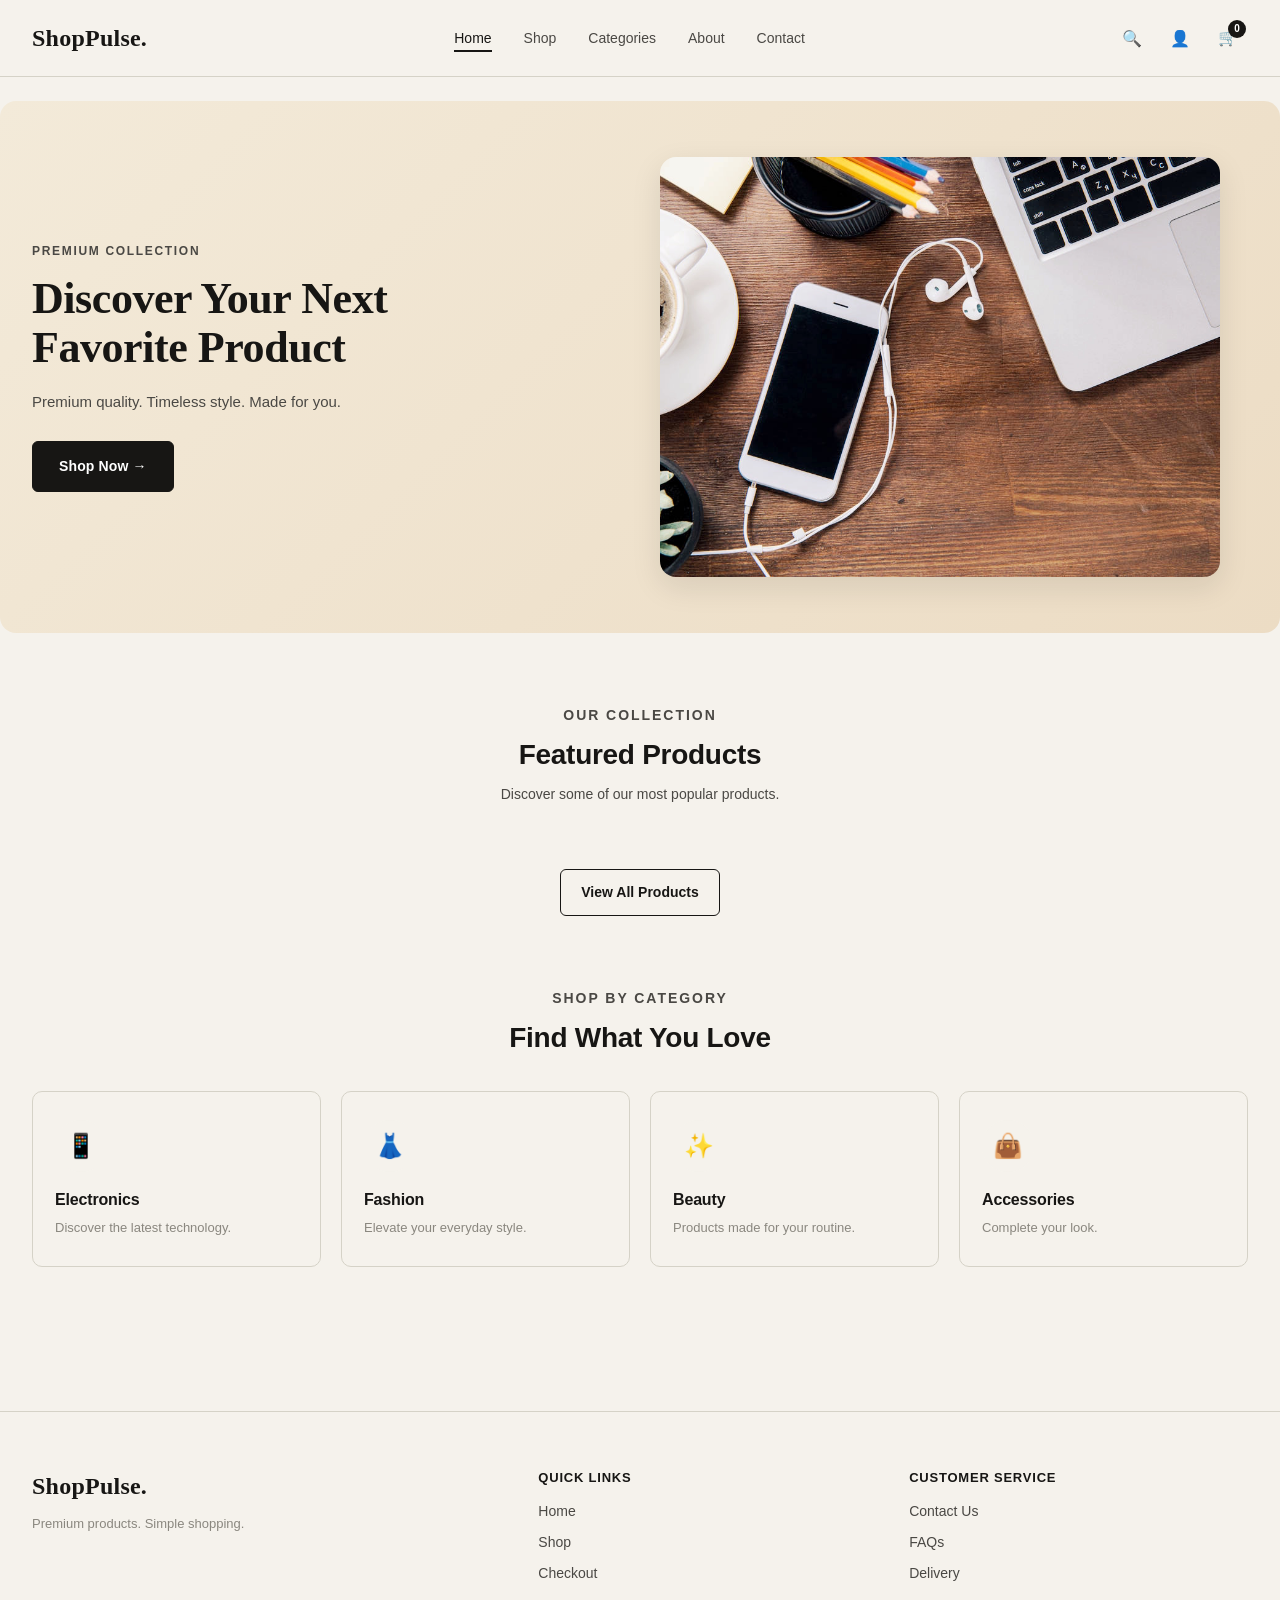
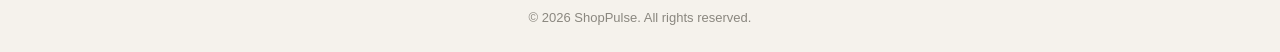
<file: index.html>
<!DOCTYPE html>
<html lang="en">

<head>
    <meta charset="UTF-8">
    <meta name="viewport" content="width=device-width, initial-scale=1.0">

    <title>ShopPulse | Home</title>

    <link rel="stylesheet" href="css/style.css">
</head>

<body>

    <!-- ================= HEADER ================= -->

    <header class="site-header">

        <nav class="navbar">

            <a href="index.html" class="logo">
                ShopPulse.
            </a>

            <ul class="nav-links">
                <li>
                    <a href="index.html" class="active">Home</a>
                </li>

                <li>
                    <a href="pages/shop.html">Shop</a>
                </li>

                <li>
                    <a href="pages/shop.html">Categories</a>
                </li>

                <li>
                    <a href="#">About</a>
                </li>

                <li>
                    <a href="#">Contact</a>
                </li>
            </ul>

            <div class="nav-actions">

                <button class="icon-button" aria-label="Search">
                    🔍
                </button>

                <button class="icon-button" aria-label="Account">
                    👤
                </button>

                <a href="pages/shop.html" class="cart-icon">
                    🛒
                    <span class="cart-count">0</span>
                </a>

            </div>

        </nav>

    </header>


    <!-- ================= MAIN ================= -->

    <main>

        <!-- HERO SECTION -->

        <section class="hero">

            <div class="hero-content">

                <p class="hero-small-text">
                    PREMIUM COLLECTION
                </p>

                <h1>
                    Discover Your
                    Next Favorite
                    Product
                </h1>

                <p class="hero-description">
                    Premium quality. Timeless style.
                    Made for you.
                </p>

                <a href="pages/shop.html" class="primary-button">
                    Shop Now →
                </a>

            </div>

            <div class="hero-image">

                <img src="images/hero/hero-image.jpg" alt="Featured ShopPulse collection">

            </div>

        </section>


        <!-- ================= FEATURED PRODUCTS ================= -->

        <section class="featured-section">

            <div class="section-heading">

                <p class="section-label">
                    OUR COLLECTION
                </p>

                <h2>
                    Featured Products
                </h2>

                <p>
                    Discover some of our most popular products.
                </p>

            </div>


            <!-- JavaScript will insert products here -->

            <div class="product-grid featured-products" id="featured-products">

            </div>


            <div class="view-all-container">

                <a href="pages/shop.html" class="secondary-button">
                    View All Products
                </a>

            </div>

        </section>


        <!-- ================= CATEGORIES ================= -->

        <section class="categories-section">

            <div class="section-heading">

                <p class="section-label">
                    SHOP BY CATEGORY
                </p>

                <h2>
                    Find What You Love
                </h2>

            </div>


            <div class="category-grid">

                <a href="pages/shop.html?category=Electronics" class="category-card">
                    <div class="category-image">
                        <span>📱</span>
                    </div>

                    <h3>
                        Electronics
                    </h3>

                    <p>
                        Discover the latest technology.
                    </p>

                </a>


                <a href="pages/shop.html?category=Fashion" class="category-card">
                    <div class="category-image">
                        <span>👗</span>
                    </div>

                    <h3>
                        Fashion
                    </h3>

                    <p>
                        Elevate your everyday style.
                    </p>

                </a>


                <a href="pages/shop.html?category=Beauty" class="category-card">
                    <div class="category-image">
                        <span>✨</span>
                    </div>

                    <h3>
                        Beauty
                    </h3>

                    <p>
                        Products made for your routine.
                    </p>

                </a>


                <a href="pages/shop.html?category=Accessories" class="category-card">
                    <div class="category-image">
                        <span>👜</span>
                    </div>

                    <h3>
                        Accessories
                    </h3>

                    <p>
                        Complete your look.
                    </p>

                </a>

            </div>

        </section>

    </main>


    <!-- ================= FOOTER ================= -->

    <footer class="site-footer">

        <div class="footer-content">

            <div class="footer-brand">

                <a href="index.html" class="logo">
                    ShopPulse.
                </a>

                <p>
                    Premium products. Simple shopping.
                </p>

            </div>


            <div class="footer-links">

                <h3>
                    Quick Links
                </h3>

                <a href="index.html">
                    Home
                </a>

                <a href="pages/shop.html">
                    Shop
                </a>

                <a href="pages/checkout.html">
                    Checkout
                </a>

            </div>


            <div class="footer-links">

                <h3>
                    Customer Service
                </h3>

                <a href="#">
                    Contact Us
                </a>

                <a href="#">
                    FAQs
                </a>

                <a href="#">
                    Delivery
                </a>

            </div>

        </div>


        <div class="footer-bottom">

            <p>
                © 2026 ShopPulse. All rights reserved.
            </p>

        </div>

    </footer>


    <!-- ================= JAVASCRIPT ================= -->

    <script src="js/products.js"></script>
    <script src="js/app.js"></script>

</body>

</html>
</file>
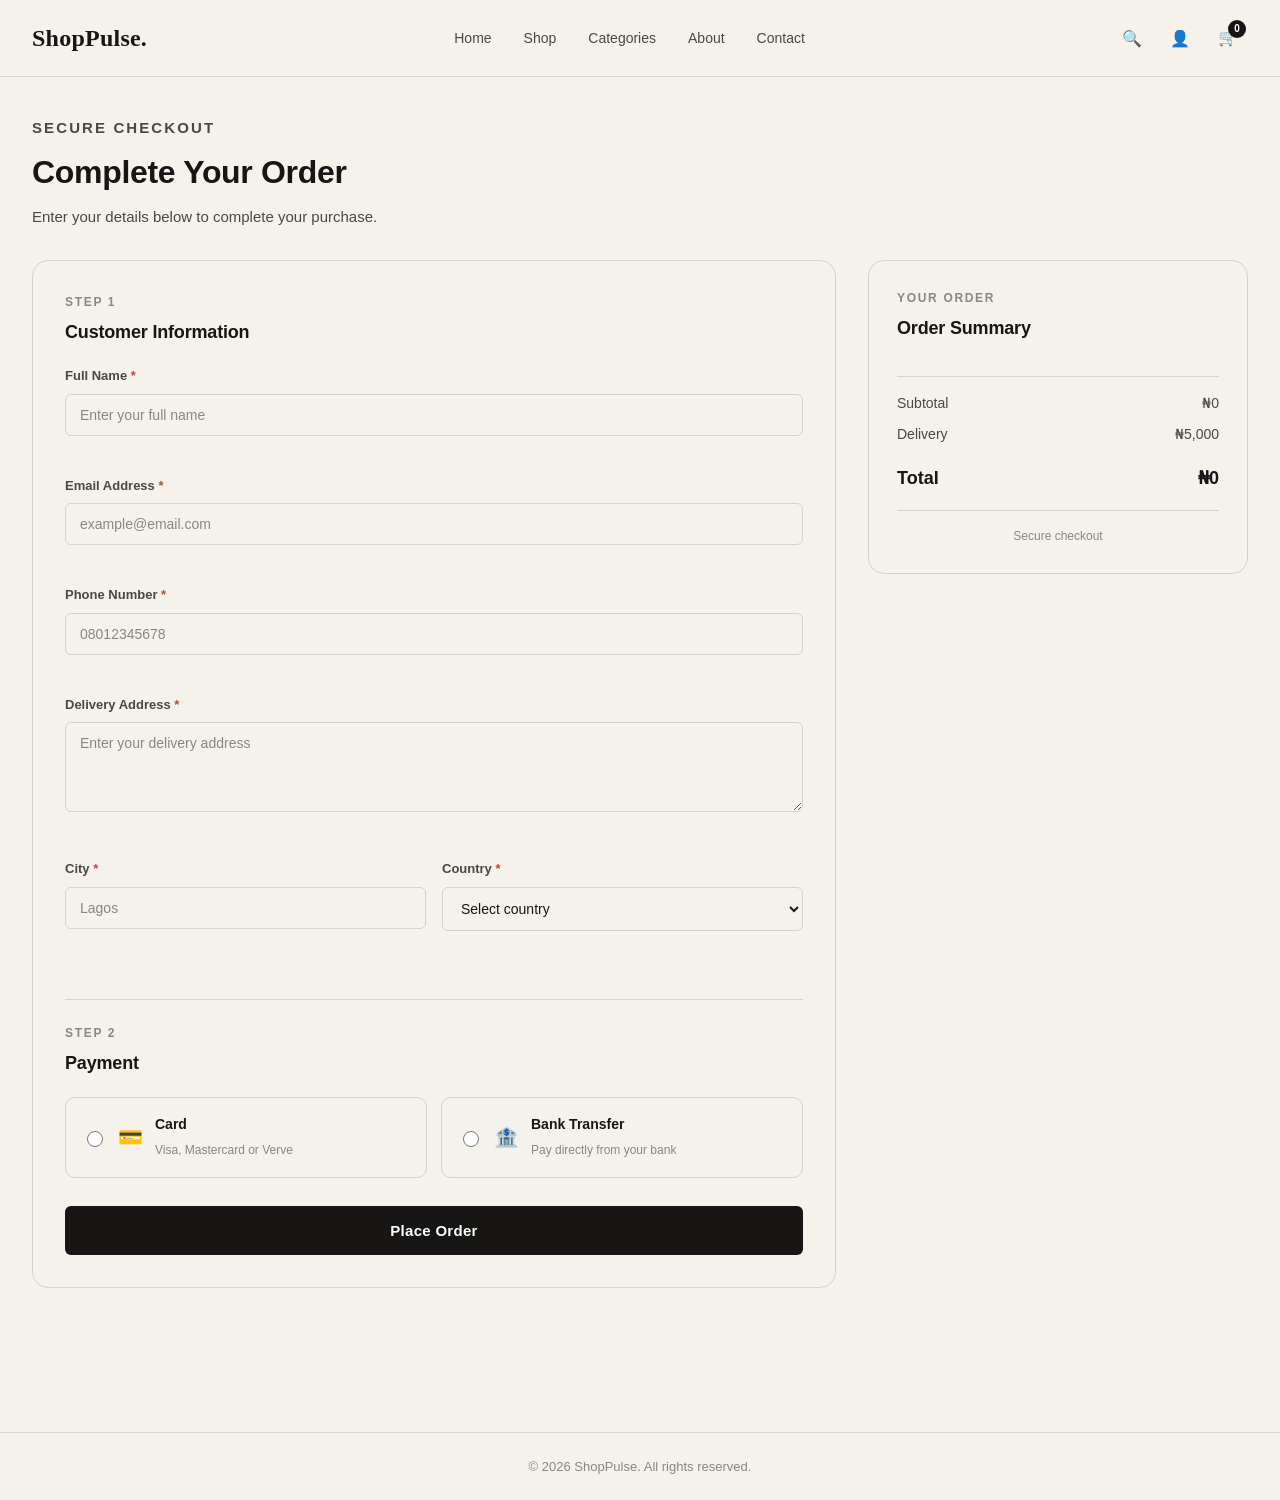
<file: pages/checkout.html>
<!DOCTYPE html>
<html lang="en">

<head>

    <meta charset="UTF-8">

    <meta
        name="viewport"
        content="width=device-width, initial-scale=1.0"
    >

    <title>ShopPulse | Checkout</title>

    <link
        rel="stylesheet"
        href="../css/style.css"
    >

    <link
        rel="stylesheet"
        href="../css/checkout.css"
    >

</head>


<body>


    <!-- ================= HEADER ================= -->

    <header class="site-header">

        <nav class="navbar">

            <a
                href="../index.html"
                class="logo"
            >
                ShopPulse.
            </a>


            <ul class="nav-links">

                <li>
                    <a href="../index.html">
                        Home
                    </a>
                </li>

                <li>
                    <a href="shop.html">
                        Shop
                    </a>
                </li>

                <li>
                    <a href="shop.html#categories">
                        Categories
                    </a>
                </li>

                <li>
                    <a href="#">
                        About
                    </a>
                </li>

                <li>
                    <a href="#">
                        Contact
                    </a>
                </li>

            </ul>


            <div class="nav-actions">

                <button
                    class="icon-button"
                    aria-label="Search"
                >
                    🔍
                </button>


                <button
                    class="icon-button"
                    aria-label="Account"
                >
                    👤
                </button>


                <a
                    href="shop.html"
                    class="cart-icon"
                >

                    🛒

                    <span
                        class="cart-count"
                        id="cart-count"
                    >
                        0
                    </span>

                </a>

            </div>

        </nav>

    </header>


    <!-- ================= CHECKOUT ================= -->

    <main class="checkout-page">


        <!-- CHECKOUT HEADING -->

        <section class="checkout-heading">

            <p class="section-label">
                SECURE CHECKOUT
            </p>

            <h1>
                Complete Your Order
            </h1>

            <p>
                Enter your details below to complete your purchase.
            </p>

        </section>


        <!-- ================= CHECKOUT CONTENT ================= -->

        <section class="checkout-container">


            <!-- ========================================= -->
            <!-- CUSTOMER INFORMATION -->
            <!-- ========================================= -->

            <div class="checkout-form-container">

                <div class="form-heading">

                    <p class="section-label">
                        STEP 1
                    </p>

                    <h2>
                        Customer Information
                    </h2>

                </div>


                <form
                    id="checkout-form"
                    novalidate
                >


                    <!-- FULL NAME -->

                    <div class="form-group">

                        <label for="full-name">
                            Full Name
                            <span>*</span>
                        </label>

                        <input
                            type="text"
                            id="full-name"
                            name="fullName"
                            placeholder="Enter your full name"
                            autocomplete="name"
                            required
                        >

                        <small
                            class="error-message"
                            id="name-error"
                        >
                        </small>

                    </div>


                    <!-- EMAIL -->

                    <div class="form-group">

                        <label for="email">
                            Email Address
                            <span>*</span>
                        </label>

                        <input
                            type="email"
                            id="email"
                            name="email"
                            placeholder="example@email.com"
                            autocomplete="email"
                            required
                        >

                        <small
                            class="error-message"
                            id="email-error"
                        >
                        </small>

                    </div>


                    <!-- PHONE -->

                    <div class="form-group">

                        <label for="phone">
                            Phone Number
                            <span>*</span>
                        </label>

                        <input
                            type="tel"
                            id="phone"
                            name="phone"
                            placeholder="08012345678"
                            autocomplete="tel"
                            required
                        >

                        <small
                            class="error-message"
                            id="phone-error"
                        >
                        </small>

                    </div>


                    <!-- ADDRESS -->

                    <div class="form-group">

                        <label for="address">
                            Delivery Address
                            <span>*</span>
                        </label>

                        <textarea
                            id="address"
                            name="address"
                            placeholder="Enter your delivery address"
                            rows="4"
                            autocomplete="street-address"
                            required
                        ></textarea>

                        <small
                            class="error-message"
                            id="address-error"
                        >
                        </small>

                    </div>


                    <!-- CITY -->

                    <div class="form-row">

                        <div class="form-group">

                            <label for="city">
                                City
                                <span>*</span>
                            </label>

                            <input
                                type="text"
                                id="city"
                                name="city"
                                placeholder="Lagos"
                                required
                            >

                            <small
                                class="error-message"
                                id="city-error"
                            >
                            </small>

                        </div>


                        <!-- COUNTRY -->

                        <div class="form-group">

                            <label for="country">
                                Country
                                <span>*</span>
                            </label>

                            <select
                                id="country"
                                name="country"
                                required
                            >

                                <option value="">
                                    Select country
                                </option>

                                <option value="Nigeria">
                                    Nigeria
                                </option>

                                <option value="Ghana">
                                    Ghana
                                </option>

                                <option value="Kenya">
                                    Kenya
                                </option>

                                <option value="South Africa">
                                    South Africa
                                </option>

                                <option value="United Kingdom">
                                    United Kingdom
                                </option>

                                <option value="United States">
                                    United States
                                </option>

                            </select>

                            <small
                                class="error-message"
                                id="country-error"
                            >
                            </small>

                        </div>

                    </div>


                    <!-- PAYMENT -->

                    <div class="payment-section">

                        <div class="form-heading">

                            <p class="section-label">
                                STEP 2
                            </p>

                            <h2>
                                Payment
                            </h2>

                        </div>


                        <div class="payment-options">


                            <label class="payment-option">

                                <input
                                    type="radio"
                                    name="payment"
                                    value="card"
                                    required
                                >

                                <span>
                                    💳
                                </span>

                                <div>

                                    <strong>
                                        Card
                                    </strong>

                                    <small>
                                        Visa, Mastercard or Verve
                                    </small>

                                </div>

                            </label>


                            <label class="payment-option">

                                <input
                                    type="radio"
                                    name="payment"
                                    value="transfer"
                                >

                                <span>
                                    🏦
                                </span>

                                <div>

                                    <strong>
                                        Bank Transfer
                                    </strong>

                                    <small>
                                        Pay directly from your bank
                                    </small>

                                </div>

                            </label>

                        </div>

                    </div>


                    <!-- PLACE ORDER -->

                    <button
                        type="submit"
                        class="place-order-button"
                    >
                        Place Order
                    </button>


                </form>

            </div>


            <!-- ========================================= -->
            <!-- ORDER SUMMARY -->
            <!-- ========================================= -->

            <aside class="order-summary">

                <div class="summary-heading">

                    <p class="section-label">
                        YOUR ORDER
                    </p>

                    <h2>
                        Order Summary
                    </h2>

                </div>


                <!-- JAVASCRIPT INSERTS ORDER ITEMS -->

                <div
                    class="checkout-items"
                    id="checkout-items"
                >
                </div>


                <div class="summary-calculations">

                    <div class="summary-row">

                        <span>
                            Subtotal
                        </span>

                        <span id="checkout-subtotal">
                            ₦0
                        </span>

                    </div>


                    <div class="summary-row">

                        <span>
                            Delivery
                        </span>

                        <span id="checkout-delivery">
                            ₦5,000
                        </span>

                    </div>


                    <div class="summary-divider">
                    </div>


                    <div class="summary-row total-row">

                        <strong>
                            Total
                        </strong>

                        <strong id="checkout-total">
                            ₦0
                        </strong>

                    </div>

                </div>


                <div class="secure-checkout">

                    

                    <span>
                        Secure checkout
                    </span>

                </div>

            </aside>

        </section>

    </main>


    <!-- ================================================= -->
    <!-- VALIDATION ERROR MODAL -->
    <!-- ================================================= -->

    <div
        class="modal-overlay"
        id="error-modal"
        hidden
    >

        <div
            class="validation-modal error-modal"
            role="alertdialog"
            aria-modal="true"
        >

            <button
                class="modal-close"
                id="close-error-modal"
                aria-label="Close error message"
            >
                ×
            </button>


            <div class="modal-icon">
                ⚠️
            </div>


            <h2>
                Invalid Information
            </h2>


            <p id="error-modal-message">
                Please check your information
                and try again.
            </p>


            <button
                type="button"
                class="modal-button"
                id="error-modal-button"
            >
                OK
            </button>

        </div>

    </div>


    <!-- ================================================= -->
    <!-- SUCCESS MODAL -->
    <!-- ================================================= -->

    <div
        class="modal-overlay"
        id="success-modal"
        hidden
    >

        <div
            class="validation-modal success-modal"
            role="dialog"
            aria-modal="true"
        >

            <div class="modal-icon">
                ✓
            </div>


            <h2>
                Order Successful!
            </h2>


            <p>
                Your order has been successfully
                placed.
            </p>


            <p class="order-number">
                Order #ShopPulse-2026
            </p>


            <a
                href="../index.html"
                class="modal-button"
            >
                Continue Shopping
            </a>

        </div>

    </div>


    <!-- ================= FOOTER ================= -->

    <footer class="site-footer">

        <div class="footer-bottom">

            <p>
                © 2026 ShopPulse. All rights reserved.
            </p>

        </div>

    </footer>


    <!-- ================= JAVASCRIPT ================= -->

    <script src="../js/products.js"></script>
    <script src="../js/cart.js"></script>
    <script src="../js/checkout.js"></script>

</body>

</html>
</file>
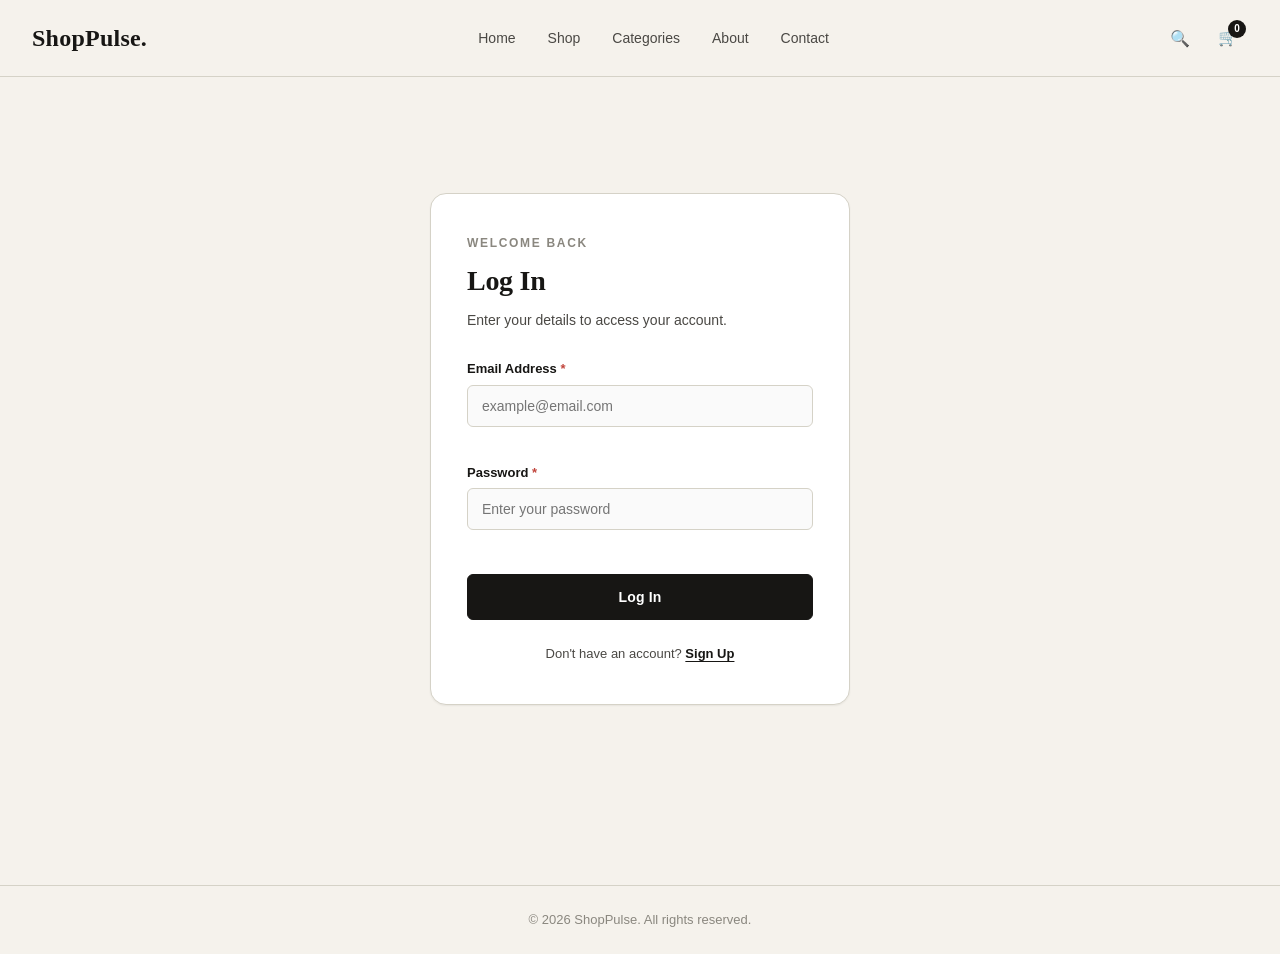
<file: pages/login.html>
<!DOCTYPE html>
<html lang="en">

<head>
    <meta charset="UTF-8">
    <meta name="viewport" content="width=device-width, initial-scale=1.0">
    <title>ShopPulse | Login</title>
    <link rel="stylesheet" href="../css/style.css">
    <link rel="stylesheet" href="../css/auth.css">
</head>

<body>

    <!-- ================= HEADER ================= -->
    <header class="site-header">
        <nav class="navbar">
            <a href="../index.html" class="logo">ShopPulse.</a>

            <ul class="nav-links">
                <li><a href="../index.html">Home</a></li>
                <li><a href="shop.html">Shop</a></li>
                <li><a href="shop.html#categories">Categories</a></li>
                <li><a href="#">About</a></li>
                <li><a href="#">Contact</a></li>
            </ul>

            <div class="nav-actions">
                <button class="icon-button" aria-label="Search">🔍</button>
                <a href="shop.html" class="cart-icon">
                    🛒
                    <span class="cart-count" id="cart-count">0</span>
                </a>
            </div>
        </nav>
    </header>

    <!-- ================= LOGIN ================= -->
    <main class="auth-page">

        <div class="auth-container">

            <p class="section-label">WELCOME BACK</p>
            <h1>Log In</h1>
            <p class="auth-subtext">Enter your details to access your account.</p>

            <form id="login-form" novalidate>

                <div class="form-group">
                    <label for="login-email">Email Address <span>*</span></label>
                    <input type="email" id="login-email" placeholder="example@email.com" required>
                    <small class="error-message" id="login-email-error"></small>
                </div>

                <div class="form-group">
                    <label for="login-password">Password <span>*</span></label>
                    <input type="password" id="login-password" placeholder="Enter your password" required>
                    <small class="error-message" id="login-password-error"></small>
                </div>

                <button type="submit" class="primary-button">Log In</button>

            </form>

            <p class="auth-switch">
                Don't have an account? <a href="signup.html">Sign Up</a>
            </p>

        </div>

    </main>

    <!-- ================= FOOTER ================= -->
    <footer class="site-footer">
        <div class="footer-bottom">
            <p>© 2026 ShopPulse. All rights reserved.</p>
        </div>
    </footer>

    <script src="../js/auth.js"></script>

</body>

</html>
</file>
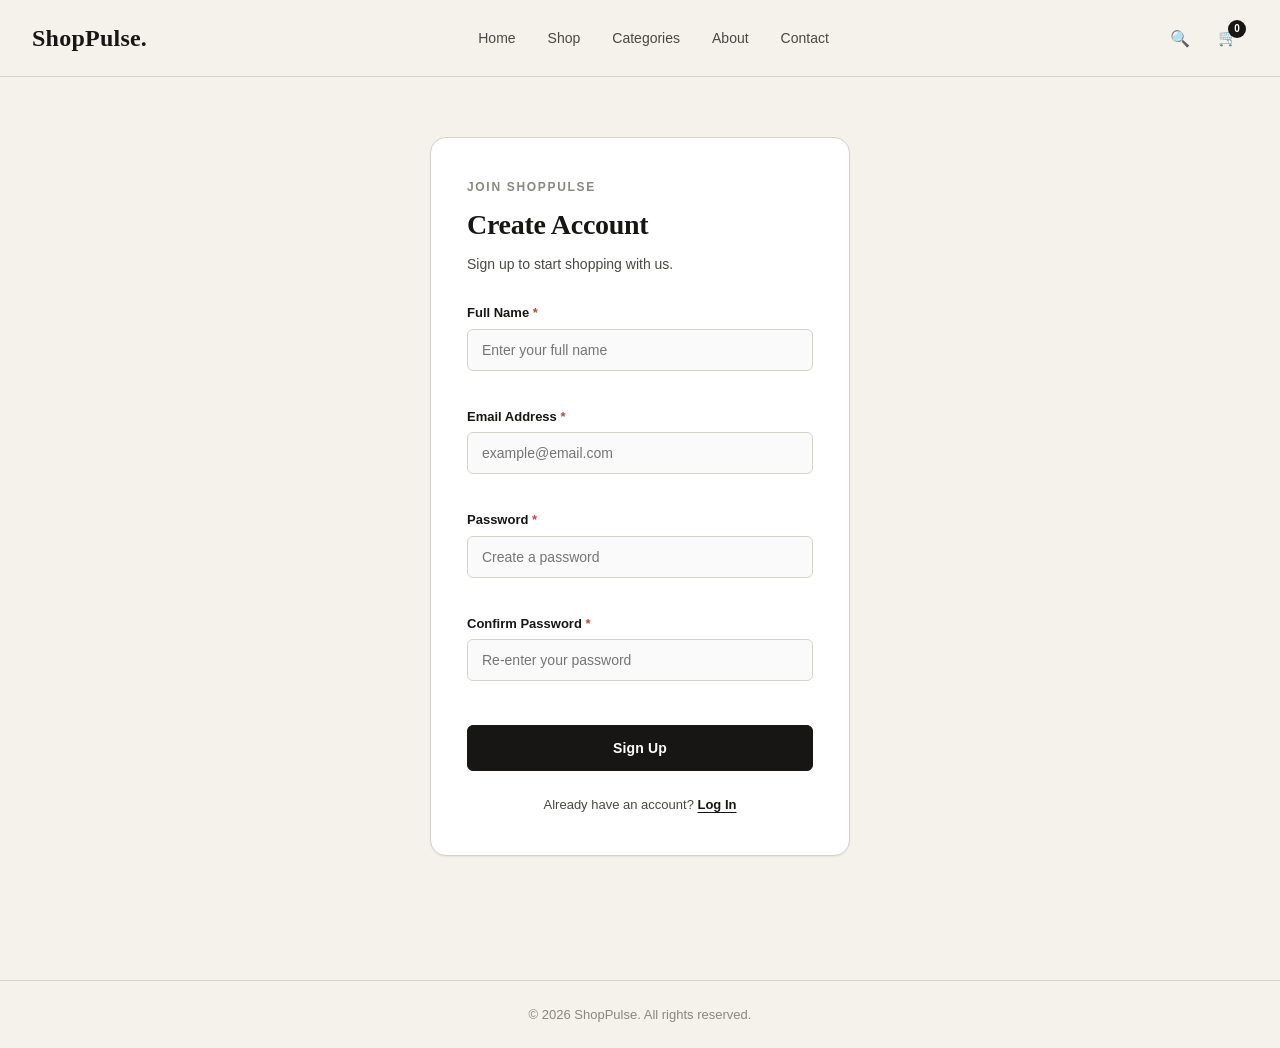
<file: pages/signup.html>
<!DOCTYPE html>
<html lang="en">

<head>
    <meta charset="UTF-8">
    <meta name="viewport" content="width=device-width, initial-scale=1.0">
    <title>ShopPulse | Sign Up</title>
    <link rel="stylesheet" href="../css/style.css">
    <link rel="stylesheet" href="../css/auth.css">
</head>

<body>

    <!-- ================= HEADER ================= -->
    <header class="site-header">
        <nav class="navbar">
            <a href="../index.html" class="logo">ShopPulse.</a>

            <ul class="nav-links">
                <li><a href="../index.html">Home</a></li>
                <li><a href="shop.html">Shop</a></li>
                <li><a href="shop.html#categories">Categories</a></li>
                <li><a href="#">About</a></li>
                <li><a href="#">Contact</a></li>
            </ul>

            <div class="nav-actions">
                <button class="icon-button" aria-label="Search">🔍</button>
                <a href="shop.html" class="cart-icon">
                    🛒
                    <span class="cart-count" id="cart-count">0</span>
                </a>
            </div>
        </nav>
    </header>

    <!-- ================= SIGNUP ================= -->
    <main class="auth-page">

        <div class="auth-container">

            <p class="section-label">JOIN SHOPPULSE</p>
            <h1>Create Account</h1>
            <p class="auth-subtext">Sign up to start shopping with us.</p>

            <form id="signup-form" novalidate>

                <div class="form-group">
                    <label for="signup-name">Full Name <span>*</span></label>
                    <input type="text" id="signup-name" placeholder="Enter your full name" required>
                    <small class="error-message" id="signup-name-error"></small>
                </div>

                <div class="form-group">
                    <label for="signup-email">Email Address <span>*</span></label>
                    <input type="email" id="signup-email" placeholder="example@email.com" required>
                    <small class="error-message" id="signup-email-error"></small>
                </div>

                <div class="form-group">
                    <label for="signup-password">Password <span>*</span></label>
                    <input type="password" id="signup-password" placeholder="Create a password" required>
                    <small class="error-message" id="signup-password-error"></small>
                </div>

                <div class="form-group">
                    <label for="signup-confirm-password">Confirm Password <span>*</span></label>
                    <input type="password" id="signup-confirm-password" placeholder="Re-enter your password" required>
                    <small class="error-message" id="signup-confirm-password-error"></small>
                </div>

                <button type="submit" class="primary-button">Sign Up</button>

            </form>

            <p class="auth-switch">
                Already have an account? <a href="login.html">Log In</a>
            </p>

        </div>

    </main>

    <!-- ================= FOOTER ================= -->
    <footer class="site-footer">
        <div class="footer-bottom">
            <p>© 2026 ShopPulse. All rights reserved.</p>
        </div>
    </footer>

    <script src="../js/auth.js"></script>

</body>

</html>
</file>
<file: css/style.css>
/* =====================================================
   ShopPulse — shared base styles
   Used by every page (header, footer, buttons, tokens)
===================================================== */

*,
*::before,
*::after {
    box-sizing: border-box;
}

:root {
    /* -------- colour -------- */
    --color-bg: #f5f2ec;
    --color-surface: #f5f2ec;
    --color-ink: #171614;
    --color-ink-soft: #4a4844;
    --color-muted: #8a877f;
    --color-border: #d5d2c7;
    --color-border-strong: #171614;
    --color-danger: #c1443b;
    --color-success: #3f7a5c;

    /* -------- type -------- */
    --font-body: -apple-system, BlinkMacSystemFont, "Segoe UI", Helvetica, Arial, sans-serif;
    --font-display: Georgia, "Times New Roman", serif;

    /* -------- layout -------- */
    --header-height: 76px;
    --radius-sm: 6px;
    --radius-md: 10px;
    --radius-lg: 16px;
    --shadow-sm: 0 1px 2px rgba(23, 22, 20, 0.06);
    --shadow-md: 0 10px 30px rgba(23, 22, 20, 0.10);
    --shadow-lg: 0 20px 60px rgba(23, 22, 20, 0.18);
    --max-width: 1280px;
}

html {
    scroll-behavior: smooth;
}
 
body {
    margin: 0;
    font-family: var(--font-body);
    background: var(--color-bg);
    color: var(--color-ink);
    line-height: 1.5;
    -webkit-font-smoothing: antialiased;
}
 
img {
    max-width: 100%;
    display: block;
}
 
a {
    color: inherit;
    text-decoration: none;
}
 
button {
    font-family: inherit;
    cursor: pointer;
}
 
ul {
    margin: 0;
    padding: 0;
    list-style: none;
}
 
h1, h2, h3 {
    margin: 0;
    font-weight: 600;
    letter-spacing: -0.01em;
}
 
p {
    margin: 0;
}
 
.sr-only {
    position: absolute;
    width: 1px;
    height: 1px;
    padding: 0;
    margin: -1px;
    overflow: hidden;
    clip: rect(0, 0, 0, 0);
    white-space: nowrap;
    border: 0;
}
 
/* focus visibility */
a:focus-visible,
button:focus-visible,
input:focus-visible,
select:focus-visible,
textarea:focus-visible {
    outline: 2px solid var(--color-ink);
    outline-offset: 2px;
}
 
/* -------- shared "eyebrow" label -------- */
.section-label {
    font-size: 12px;
    font-weight: 700;
    letter-spacing: 0.14em;
    text-transform: uppercase;
    color: var(--color-muted);
    margin: 0 0 8px;
}
 
/* =====================================================
   HEADER
===================================================== */
 
.site-header {
    position: sticky;
    top: 0;
    z-index: 40;
    background: var(--color-bg);
    border-bottom: 1px solid var(--color-border);
}
 
.navbar {
    max-width: var(--max-width);
    margin: 0 auto;
    height: var(--header-height);
    padding: 0 32px;
    display: flex;
    align-items: center;
    justify-content: space-between;
    gap: 24px;
}
 
.logo {
    font-family: var(--font-display);
    font-size: 24px;
    font-weight: 700;
    letter-spacing: 0.01em;
    white-space: nowrap;
}
 
.nav-links {
    display: flex;
    align-items: center;
    gap: 32px;
    flex: 1;
    justify-content: center;
}
 
.nav-links a {
    font-size: 14px;
    font-weight: 500;
    color: var(--color-ink-soft);
    padding-bottom: 4px;
    border-bottom: 2px solid transparent;
    transition: color 0.15s ease, border-color 0.15s ease;
}
 
.nav-links a:hover,
.nav-links a.active {
    color: var(--color-ink);
    border-bottom-color: var(--color-ink);
}
 
.nav-actions {
    display: flex;
    align-items: center;
    gap: 8px;
}
 
.icon-button {
    width: 40px;
    height: 40px;
    display: flex;
    align-items: center;
    justify-content: center;
    background: transparent;
    border: none;
    border-radius: 50%;
    font-size: 16px;
    transition: background 0.15s ease;
}
 
.icon-button:hover {
    background: var(--color-border);
}
 
.cart-icon {
    position: relative;
    width: 40px;
    height: 40px;
    display: flex;
    align-items: center;
    justify-content: center;
    background: transparent;
    border: none;
    border-radius: 50%;
    font-size: 16px;
    transition: background 0.15s ease;
}
 
.cart-icon:hover {
    background: var(--color-border);
}
 
.cart-count {
    position: absolute;
    top: 2px;
    right: 2px;
    min-width: 18px;
    height: 18px;
    padding: 0 4px;
    border-radius: 999px;
    background: var(--color-ink);
    color: #fff;
    font-size: 10px;
    font-weight: 700;
    display: flex;
    align-items: center;
    justify-content: center;
    line-height: 1;
}
 
/* =====================================================
   SHARED BUTTONS
===================================================== */
 
.primary-button {
    display: inline-flex;
    align-items: center;
    justify-content: center;
    width: 100%;
    padding: 14px 20px;
    background: var(--color-ink);
    color: #fff;
    border: 1px solid var(--color-ink);
    border-radius: var(--radius-sm);
    font-size: 14px;
    font-weight: 600;
    letter-spacing: 0.01em;
    transition: background 0.15s ease, transform 0.1s ease;
}
 
.primary-button:hover {
    background: #000;
}
 
.primary-button:active {
    transform: scale(0.99);
}
 
.secondary-button {
    display: inline-flex;
    align-items: center;
    justify-content: center;
    padding: 12px 20px;
    background: transparent;
    color: var(--color-ink);
    border: 1px solid var(--color-border-strong);
    border-radius: var(--radius-sm);
    font-size: 14px;
    font-weight: 600;
    transition: background 0.15s ease, color 0.15s ease;
}
 
.secondary-button:hover {
    background: var(--color-ink);
    color: #fff;
}
 
/* =====================================================
   MODAL (shared skeleton — product / error / success)
===================================================== */
 
.modal-overlay {
    position: fixed;
    inset: 0;
    z-index: 100;
    background: rgba(23, 22, 20, 0.5);
    display: flex;
    align-items: center;
    justify-content: center;
    padding: 20px;
    animation: fade-in 0.15s ease;
}
 
.modal-overlay[hidden] {
    display: none;
}
 
@keyframes fade-in {
    from { opacity: 0; }
    to { opacity: 1; }
}
 
.modal-close {
    position: absolute;
    top: 16px;
    right: 16px;
    width: 32px;
    height: 32px;
    border: none;
    background: var(--color-bg);
    border-radius: 50%;
    font-size: 20px;
    line-height: 1;
    display: flex;
    align-items: center;
    justify-content: center;
    color: var(--color-ink);
    transition: background 0.15s ease;
}
 
.modal-close:hover {
    background: var(--color-border);
}
 
/* =====================================================
   FOOTER
===================================================== */
 
.site-footer {
    border-top: 1px solid var(--color-border);
    margin-top: 64px;
}
 
.footer-bottom {
    max-width: var(--max-width);
    margin: 0 auto;
    padding: 24px 32px;
    text-align: center;
}
 
.footer-bottom p {
    font-size: 13px;
    color: var(--color-muted);
}
 
/* =====================================================
   SHARED PRODUCT CARD
   (index.html only loads style.css, so the featured-products
   grid on the homepage needs these rules here too — shop.html
   also loads shop.css, which repeats the same values.)
===================================================== */
 
.product-grid {
    display: grid;
    grid-template-columns: repeat(4, 1fr);
    gap: 20px;
}
 
.product-card {
    background: var(--color-surface);
    border: 1px solid var(--color-border);
    border-radius: var(--radius-md);
    overflow: hidden;
    display: flex;
    flex-direction: column;
    transition: box-shadow 0.15s ease, transform 0.15s ease;
}
 
.product-card:hover {
    box-shadow: var(--shadow-md);
    transform: translateY(-2px);
}
 
.product-card-image {
    aspect-ratio: 1 / 1;
    background: var(--color-bg);
    display: flex;
    align-items: center;
    justify-content: center;
    cursor: pointer;
    overflow: hidden;
}
 
.product-card-image img {
    width: 62%;
    height: 62%;
    object-fit: contain;
}
 
.product-card-body {
    padding: 14px 16px 16px;
    display: flex;
    flex-direction: column;
    gap: 10px;
    flex: 1;
}
 
.product-category {
    font-size: 11px;
    font-weight: 700;
    letter-spacing: 0.1em;
    text-transform: uppercase;
    color: var(--color-muted);
}
 
.product-card-name {
    font-size: 15px;
    font-weight: 600;
    cursor: pointer;
}
 
.product-card-price {
    font-size: 14px;
    font-weight: 600;
    color: var(--color-ink);
    margin-top: -4px;
}
 
.product-card .primary-button {
    margin-top: auto;
    padding: 11px 16px;
    font-size: 13px;
}
 
/* =====================================================
   HOMEPAGE — HERO
===================================================== */
 
main {
    display: block;
}
 
.hero {
    max-width: var(--max-width);
    margin: 24px auto 0;
    padding: 56px 32px;
    background: linear-gradient(135deg, #f3ead9 0%, #ecdcc4 100%);
    border-radius: var(--radius-lg);
    display: grid;
    grid-template-columns: 1fr 1fr;
    align-items: center;
    gap: 40px;
}
 
.hero-small-text {
    font-size: 12px;
    font-weight: 700;
    letter-spacing: 0.14em;
    text-transform: uppercase;
    color: var(--color-ink-soft);
    margin-bottom: 14px;
}
 
.hero-content h1 {
    font-family: var(--font-display);
    font-size: 44px;
    line-height: 1.12;
    margin-bottom: 18px;
    max-width: 460px;
}
 
.hero-description {
    font-size: 15px;
    color: var(--color-ink-soft);
    margin-bottom: 28px;
    max-width: 380px;
}
 
.hero-content .primary-button {
    display: inline-flex;
    width: auto;
    padding: 14px 26px;
}
 
.hero-image {
    border-radius: var(--radius-lg);
    overflow: hidden;
    box-shadow: var(--shadow-md);
    aspect-ratio: 4 / 3;
    max-height: 420px;
}
 
.hero-image img {
    width: 100%;
    height: 100%;
    object-fit: cover;
    display: block;
}
 
/* =====================================================
   HOMEPAGE — FEATURED PRODUCTS
===================================================== */
 
.featured-section,
.categories-section {
    max-width: var(--max-width);
    margin: 0 auto;
    padding: 72px 32px 0;
}
 
.section-heading {
    text-align: center;
    max-width: 480px;
    margin: 0 auto 32px;
}
 
.section-heading h2 {
    font-size: 28px;
    margin-bottom: 8px;
}
 
.section-heading p {
    font-size: 14px;
    color: var(--color-ink-soft);
}
 
.view-all-container {
    display: flex;
    justify-content: center;
    margin-top: 32px;
}
 
/* =====================================================
   HOMEPAGE — CATEGORIES
===================================================== */
 
.category-grid {
    display: grid;
    grid-template-columns: repeat(4, 1fr);
    gap: 20px;
    padding-bottom: 80px;
}
 
.category-card {
    display: flex;
    flex-direction: column;
    align-items: flex-start;
    gap: 6px;
    padding: 28px 22px;
    background: var(--color-surface);
    border: 1px solid var(--color-border);
    border-radius: var(--radius-md);
    transition: box-shadow 0.15s ease, transform 0.15s ease;
}
 
.category-card:hover {
    box-shadow: var(--shadow-md);
    transform: translateY(-2px);
}
 
.category-image {
    width: 52px;
    height: 52px;
    border-radius: 50%;
    background: var(--color-bg);
    display: flex;
    align-items: center;
    justify-content: center;
    font-size: 24px;
    margin-bottom: 10px;
}
 
.category-card h3 {
    font-size: 16px;
}
 
.category-card p {
    font-size: 13px;
    color: var(--color-muted);
}
 
/* =====================================================
   FOOTER (rich, homepage version)
===================================================== */
 
.footer-content {
    max-width: var(--max-width);
    margin: 0 auto;
    padding: 56px 32px 0;
    display: grid;
    grid-template-columns: 1.4fr 1fr 1fr;
    gap: 32px;
}
 
.footer-brand .logo {
    display: inline-block;
    margin-bottom: 10px;
}
 
.footer-brand p {
    font-size: 13px;
    color: var(--color-muted);
    max-width: 240px;
}
 
.footer-links {
    display: flex;
    flex-direction: column;
    gap: 10px;
}
 
.footer-links h3 {
    font-size: 13px;
    font-weight: 700;
    letter-spacing: 0.06em;
    text-transform: uppercase;
    color: var(--color-ink);
    margin-bottom: 4px;
}
 
.footer-links a {
    font-size: 14px;
    color: var(--color-ink-soft);
    width: fit-content;
}
 
.footer-links a:hover {
    color: var(--color-ink);
    text-decoration: underline;
    text-underline-offset: 3px;
}
 
/* =====================================================
   RESPONSIVE — HEADER
===================================================== */
 
@media (max-width: 860px) {
    .navbar {
        padding: 0 20px;
        gap: 12px;
    }
 
    .nav-links {
        display: none;
    }
 
    .logo {
        font-size: 20px;
    }
}
 
/* =====================================================
   RESPONSIVE — HOMEPAGE
===================================================== */
 
@media (max-width: 1024px) {
    .product-grid,
    .category-grid {
        grid-template-columns: repeat(3, 1fr);
    }
}
 
@media (max-width: 860px) {
    .hero {
        grid-template-columns: 1fr;
        padding: 40px 24px;
        text-align: left;
    }
 
    .hero-image {
        order: -1;
        max-height: 280px;
    }
 
    .hero-content h1 {
        font-size: 32px;
        max-width: none;
    }
 
    .footer-content {
        grid-template-columns: 1fr 1fr;
    }
 
    .footer-brand {
        grid-column: 1 / -1;
    }
}
 
@media (max-width: 640px) {
    .featured-section,
    .categories-section {
        padding: 48px 16px 0;
    }
 
    .hero {
        margin: 16px auto 0;
        border-radius: var(--radius-md);
    }
 
    .product-grid,
    .category-grid {
        grid-template-columns: repeat(2, 1fr);
        gap: 14px;
    }
 
    .footer-content {
        grid-template-columns: 1fr;
        padding: 40px 16px 0;
    }
 
    .footer-brand {
        grid-column: auto;
    }
}
 
@media (max-width: 420px) {
    .hero-content h1 {
        font-size: 26px;
    }
}
</file>
<file: css/checkout.css>
/* =====================================================
   ShopPulse — checkout page
===================================================== */

.checkout-page {
    max-width: var(--max-width);
    margin: 0 auto;
    padding: 40px 32px 80px;
    position: relative;
    overflow: hidden;
}

/* -------- heading -------- */

.checkout-heading {
    max-width: 560px;
    margin-bottom: 32px;
    position: relative;
}

.checkout-heading h1 {
    font-size: 32px;
    margin-bottom: 10px;
}

.checkout-heading p {
    color: var(--color-ink-soft);
    font-size: 15px;
}

/* -------- layout -------- */

.checkout-container {
    display: grid;
    grid-template-columns: 1fr 380px;
    gap: 32px;
    align-items: start;
    position: relative;
}

/* -------- form card -------- */

.checkout-form-container {
    background: var(--color-surface);
    border: 1px solid var(--color-border);
    border-radius: var(--radius-lg);
    padding: 32px;
}

.form-heading {
    margin-bottom: 20px;
}

.form-heading h2 {
    font-size: 18px;
}

.form-group {
    margin-bottom: 18px;
}

.form-row {
    display: grid;
    grid-template-columns: 1fr 1fr;
    gap: 16px;
}

.form-group label {
    display: block;
    font-size: 13px;
    font-weight: 600;
    color: var(--color-ink-soft);
    margin-bottom: 8px;
}

.form-group label span {
    color: var(--color-danger);
}

.form-group input,
.form-group select,
.form-group textarea {
    width: 100%;
    padding: 12px 14px;
    border: 1px solid var(--color-border);
    border-radius: var(--radius-sm);
    background: var(--color-surface);
    font-family: inherit;
    font-size: 14px;
    color: var(--color-ink);
    transition: border-color 0.15s ease;
}

.form-group textarea {
    resize: vertical;
    min-height: 90px;
}

.form-group input::placeholder,
.form-group textarea::placeholder {
    color: var(--color-muted);
}

.form-group input:focus,
.form-group select:focus,
.form-group textarea:focus {
    border-color: var(--color-ink);
    outline: none;
}

.form-group.has-error input,
.form-group.has-error select,
.form-group.has-error textarea {
    border-color: var(--color-danger);
}

.error-message {
    display: block;
    min-height: 16px;
    margin-top: 6px;
    font-size: 12px;
    color: var(--color-danger);
}

/* -------- payment -------- */

.payment-section {
    margin-top: 28px;
    padding-top: 24px;
    border-top: 1px solid var(--color-border);
}

.payment-options {
    display: grid;
    grid-template-columns: 1fr 1fr;
    gap: 14px;
}

.payment-option {
    display: flex;
    align-items: center;
    gap: 12px;
    padding: 16px;
    border: 1px solid var(--color-border);
    border-radius: var(--radius-md);
    cursor: pointer;
    transition: border-color 0.15s ease, background 0.15s ease;
}

.payment-option:hover {
    background: var(--color-bg);
}

.payment-option:has(input:checked) {
    border-color: var(--color-ink);
    background: var(--color-bg);
}

.payment-option input {
    accent-color: var(--color-ink);
    width: 16px;
    height: 16px;
    flex-shrink: 0;
}

.payment-option span {
    font-size: 20px;
}

.payment-option strong {
    display: block;
    font-size: 14px;
    margin-bottom: 2px;
}

.payment-option small {
    font-size: 12px;
    color: var(--color-muted);
}

.place-order-button {
    width: 100%;
    margin-top: 28px;
    padding: 16px 20px;
    background: var(--color-ink);
    color: #fff;
    border: none;
    border-radius: var(--radius-sm);
    font-size: 15px;
    font-weight: 700;
    letter-spacing: 0.02em;
    transition: background 0.15s ease;
}

.place-order-button:hover {
    background: #000;
}

/* -------- order summary card -------- */

.order-summary {
    position: sticky;
    top: calc(var(--header-height) + 24px);
    background: var(--color-surface);
    border: 1px solid var(--color-border);
    border-radius: var(--radius-lg);
    padding: 28px;
}

.summary-heading {
    margin-bottom: 18px;
}

.summary-heading h2 {
    font-size: 18px;
}

.checkout-items {
    display: flex;
    flex-direction: column;
    gap: 12px;
    padding-bottom: 16px;
    margin-bottom: 16px;
    border-bottom: 1px solid var(--color-border);
}

.checkout-item-row {
    display: flex;
    align-items: center;
    justify-content: space-between;
    gap: 12px;
    font-size: 14px;
}

.checkout-item-row .item-name {
    color: var(--color-ink);
    font-weight: 500;
}

.checkout-item-row .item-qty {
    color: var(--color-muted);
    font-weight: 400;
}

.checkout-item-row .item-price {
    font-weight: 600;
    white-space: nowrap;
}

.summary-calculations {
    display: flex;
    flex-direction: column;
    gap: 10px;
    margin-bottom: 18px;
}

.summary-calculations .summary-row {
    display: flex;
    align-items: center;
    justify-content: space-between;
    font-size: 14px;
    color: var(--color-ink-soft);
}

.summary-calculations .total-row {
    font-size: 18px;
    color: var(--color-ink);
}

.secure-checkout {
    display: flex;
    align-items: center;
    justify-content: center;
    gap: 8px;
    padding-top: 16px;
    border-top: 1px solid var(--color-border);
    font-size: 12px;
    color: var(--color-muted);
}

/* =====================================================
   VALIDATION / SUCCESS MODALS
===================================================== */

.validation-modal {
    position: relative;
    width: 100%;
    max-width: 400px;
    background: var(--color-surface);
    border-radius: var(--radius-lg);
    box-shadow: var(--shadow-lg);
    padding: 40px 32px 32px;
    text-align: center;
}

.modal-icon {
    width: 56px;
    height: 56px;
    margin: 0 auto 16px;
    border-radius: 50%;
    display: flex;
    align-items: center;
    justify-content: center;
    font-size: 26px;
}

.error-modal .modal-icon {
    background: #fbeae8;
    color: var(--color-danger);
}

.success-modal .modal-icon {
    background: #e7f2ec;
    color: var(--color-success);
}

.validation-modal h2 {
    font-size: 19px;
    margin-bottom: 10px;
}

.validation-modal p {
    font-size: 14px;
    color: var(--color-ink-soft);
    margin-bottom: 4px;
}

.order-number {
    margin-top: 8px;
    font-weight: 700;
    color: var(--color-ink);
}

.modal-button {
    display: inline-flex;
    align-items: center;
    justify-content: center;
    width: 100%;
    margin-top: 24px;
    padding: 13px 20px;
    background: var(--color-ink);
    color: #fff;
    border: none;
    border-radius: var(--radius-sm);
    font-size: 14px;
    font-weight: 600;
}

.modal-button:hover {
    background: #000;
}

/* =====================================================
   RESPONSIVE
===================================================== */

@media (max-width: 900px) {
    .checkout-container {
        grid-template-columns: 1fr;
    }

    .order-summary {
        position: static;
        order: -1;
    }

    .checkout-page::before,
    .checkout-page::after {
        display: none;
    }
}

@media (max-width: 640px) {
    .checkout-page {
        padding: 24px 16px 60px;
    }

    .checkout-heading h1 {
        font-size: 24px;
    }

    .checkout-form-container,
    .order-summary {
        padding: 20px;
    }

    .form-row,
    .payment-options {
        grid-template-columns: 1fr;
    }
}
</file>
<file: css/auth.css>
/* =====================================================
   ShopPulse — Login & Signup pages
===================================================== */

.auth-page {
    display: flex;
    align-items: center;
    justify-content: center;
    min-height: calc(100vh - var(--header-height) - 80px);
    padding: 60px 20px;
}

.auth-container {
    width: 100%;
    max-width: 420px;
    background: #ffffff;
    border: 1px solid var(--color-border);
    border-radius: var(--radius-lg);
    padding: 40px 36px;
    box-shadow: var(--shadow-sm);
}

.auth-container h1 {
    font-family: var(--font-display);
    font-size: 28px;
    margin-bottom: 8px;
}

.auth-subtext {
    font-size: 14px;
    color: var(--color-ink-soft);
    margin-bottom: 28px;
}

/* -------- form -------- */

.auth-container .form-group {
    margin-bottom: 18px;
}

.auth-container label {
    display: block;
    font-size: 13px;
    font-weight: 600;
    margin-bottom: 6px;
}

.auth-container label span {
    color: var(--color-danger);
}

.auth-container input {
    width: 100%;
    padding: 12px 14px;
    border: 1px solid var(--color-border);
    border-radius: var(--radius-sm);
    font-size: 14px;
    font-family: inherit;
    background-color: #fafafa;
}

.auth-container input:focus {
    outline: 2px solid var(--color-ink);
    outline-offset: 1px;
    background-color: #fff;
}

.auth-container .error-message {
    display: block;
    color: var(--color-danger);
    font-size: 12px;
    margin-top: 4px;
    min-height: 14px;
}

.auth-container .primary-button {
    margin-top: 8px;
}

/* -------- switch link -------- */

.auth-switch {
    text-align: center;
    font-size: 13px;
    color: var(--color-ink-soft);
    margin-top: 24px;
}

.auth-switch a {
    color: var(--color-ink);
    font-weight: 600;
    text-decoration: underline;
    text-underline-offset: 3px;
}

/* -------- responsive -------- */

@media (max-width: 480px) {
    .auth-container {
        padding: 30px 24px;
    }
}
</file>
